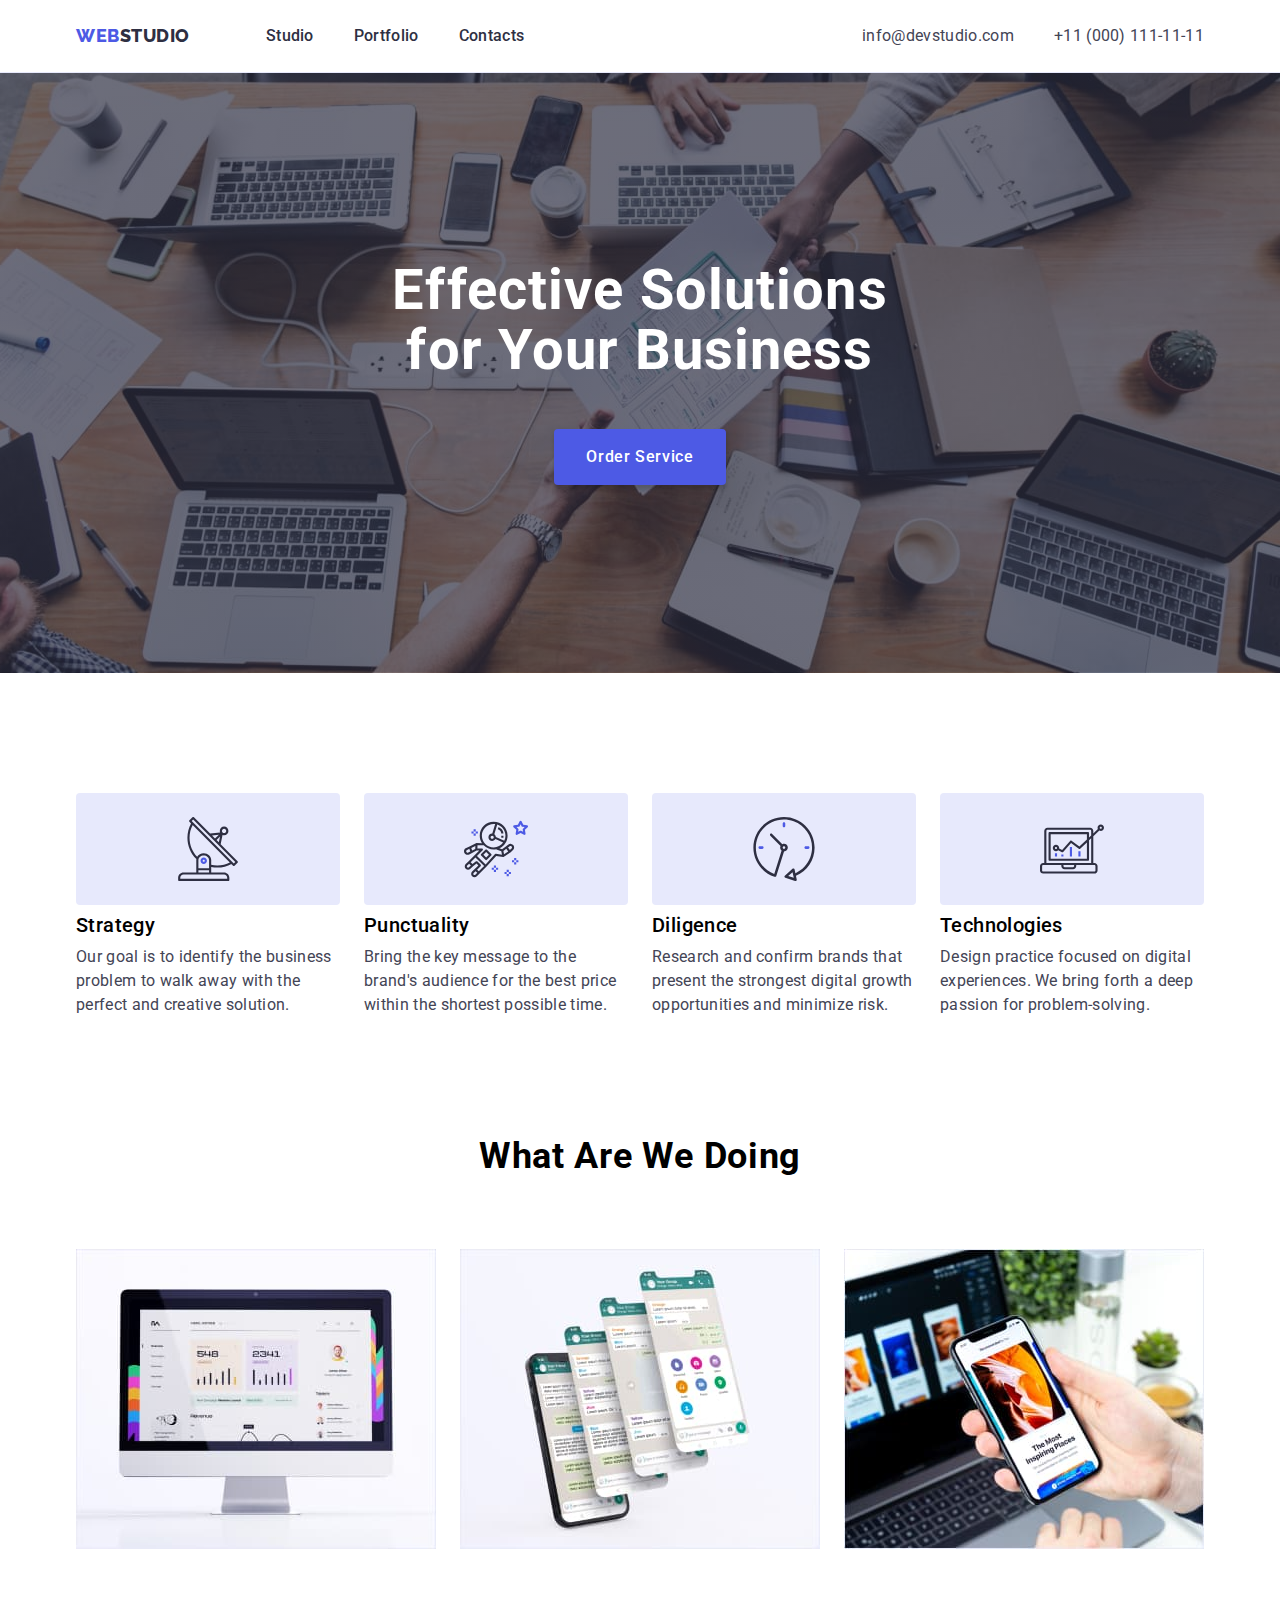
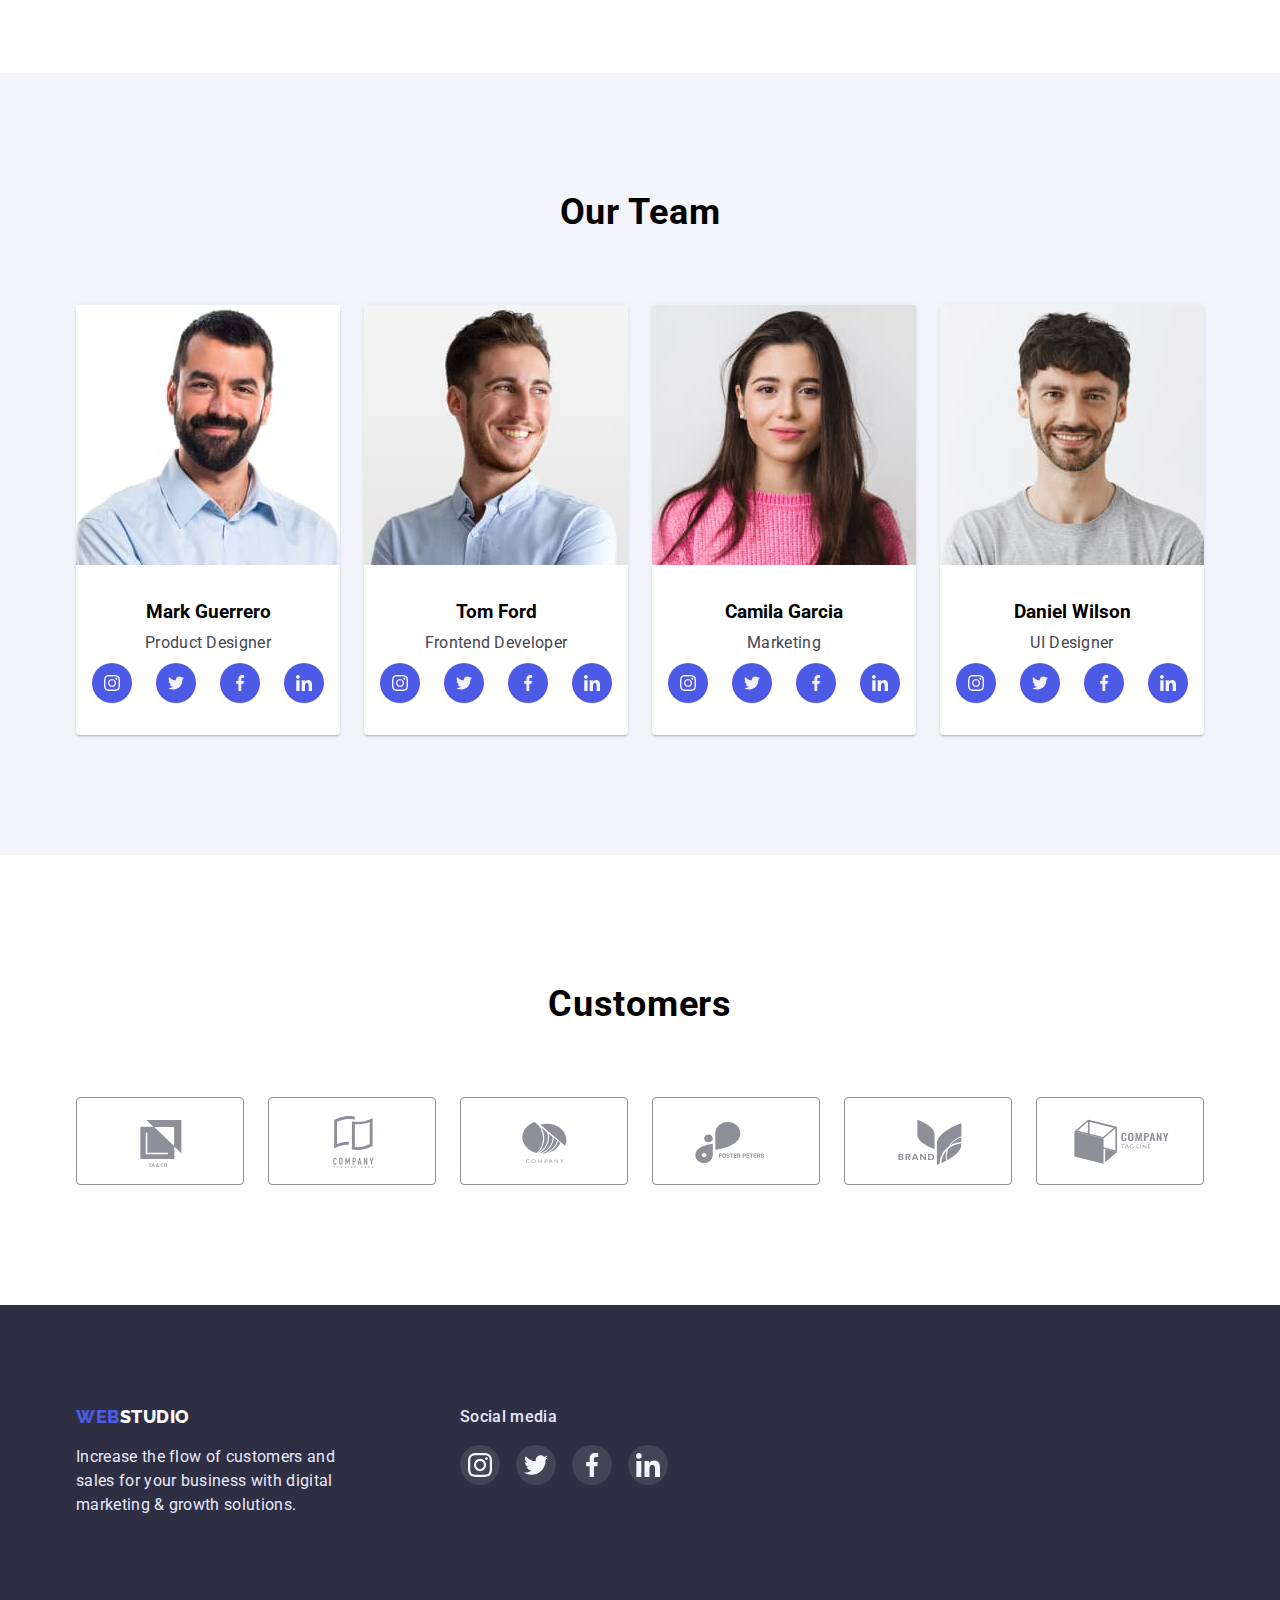
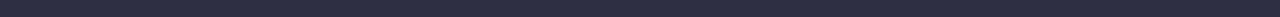
<file: index.html>
<!DOCTYPE html>
<html lang="en">

<head>
	<meta charset="UTF-8" />
	<meta http-equiv="X-UA-Compatible" content="IE=edge" />
	<meta name="viewport" content="width=device-width, initial-scale=1.0" />
	<title>WebStudio</title>
	<link rel="preconnect" href="https://fonts.googleapis.com" />
	<link rel="preconnect" href="https://fonts.gstatic.com" crossorigin />
	<link
		href="https://fonts.googleapis.com/css2?family=Raleway:wght@800&family=Roboto:wght@400;500;700;900&display=swap"
		rel="stylesheet" />
	<link rel="stylesheet" href="./css/modern-normalize.css">
	<link rel="stylesheet" href="./css/styles.css" />
</head>

<body>
	<!-- top-line -->
	<header class="header">
		<div class="container header-flex">
			<!-- Navigation -->

			<nav class="navigation-flex">
				<a href="./index.html" class="logo logo-marg"><span class="logo logo-web">Web</span>Studio</a>
				<ul class="navigation list menu-flex">
					<li class="navigation-list-item"><a href="./index.html" class="navigation-item">Studio</a></li>
					<li class="navigation-list-item"><a href="./portfolio.html" class="navigation-item">Portfolio</a>
					</li>
					<li class="navigation-list-item"><a href="" class="navigation-item">Contacts</a></li>
				</ul>
			</nav>


			<!-- Contacts -->

			<address class="contacts">
				<ul class="contacts-list list contacts-flex">
					<li class="contacts-list-item"><a href="mailto:info@devstudio.com"
							class="tell">info@devstudio.com</a></li>
					<li class="contacts-list-item"><a href="tel:+110001111111">+11 (000) 111-11-11</a></li>
				</ul>
			</address>
		</div>

	</header>

	<main>
		<!-- Hero -->
		<section class="hero">
			<div class="container">
				<h1 class="hero-title">Effective Solutions for Your Business</h1>
				<button type="button" class="button hero-btn">Order Service</button>
			</div>
		</section>

		<!-- Description -->
		<section class="description">
			<div class="container ">
				<h2 class="visually-hidden">Advantages</h2>
				<ul class="description-list list">
					<li class="description-list-item">
						<div class="descr-icon">
							<svg width="64px" height="64px">
								<use href="./images/icons.svg#icon-antenna"> </use>
							</svg>
						</div>
						<h3 class="descr-header">Strategy</h3>
						<p class="description-text">
							Our goal is to identify the business problem to walk away with the
							perfect and creative solution.
						</p>
					</li>
					<li class="description-list-item">
						<div class="descr-icon">
							<svg width="64px" height="64px">
								<use href="./images/icons.svg#icon-astronaut"> </use>
							</svg>
						</div>
						<h3 class="descr-header">Punctuality</h3>
						<p class="description-text">
							Bring the key message to the brand's audience for the best price
							within the shortest possible time.
						</p>
					</li>
					<li class="description-list-item">
						<div class="descr-icon">
							<svg width="64px" height="64px">
								<use href="./images/icons.svg#icon-clock"> </use>
							</svg>
						</div>
						<h3 class="descr-header">Diligence</h3>
						<p class="description-text">
							Research and confirm brands that present the strongest digital
							growth opportunities and minimize risk.
						</p>
					</li>
					<li class="description-list-item">
						<div class="descr-icon">
							<svg width="64px" height="64px">
								<use href="./images/icons.svg#icon-diagram"> </use>
							</svg>
						</div>
						<h3 class="descr-header">Technologies</h3>
						<p class="description-text">
							Design practice focused on digital experiences. We bring forth a
							deep passion for problem-solving.
						</p>
					</li>
				</ul>
			</div>
		</section>

		<!-- Images section -->
		<section>
			<div class="container ">
				<h2 class="secondary-header img-section-hdr">What are we doing</h2>
				<ul class="list img-list">
					<li class="img-list-item">
						<img src="./images/rectangle711.jpg" alt="PC monithor" width="360" />
					</li>
					<li class="img-list-item">
						<img src="./images/rectangle712.jpg" alt="Smartphone screen" width="360" />
					</li>
					<li class="img-list-item">
						<img src="./images/rectangle713.jpg" alt="hand holding a smartphone" width="360" />
					</li>
				</ul>
			</div>
		</section>
		<!-- Team section -->
		<section class="team-section">
			<div class="container ">
				<h2 class="secondary-header team-sect-hdr">Our Team</h2>
				<ul class="list team-cards-list">
					<li class="team-card">

						<img src="./images/img1.jpg" alt="Mark Guerrero Photo" width="264" />
						<h3 class="team-card-header">Mark Guerrero</h3>
						<p class="description-text">Product Designer</p>
						<ul class=" list social-media-list">
							<li class=" social-media-item"> <a href="" class="social-media-link"><svg width="16px"
										height="16px">
										<use href="./images/icons.svg#icon-instagram"></use>
									</svg></a></li>
							<li class=" social-media-item"> <a href="" class="social-media-link"><svg width="16px"
										height="16px">
										<use href="./images/icons.svg#icon-twitter"></use>
									</svg></a></li>
							<li class=" social-media-item"> <a href="" class="social-media-link"><svg width="16px"
										height="16px">
										<use href="./images/icons.svg#icon-facebook"></use>
									</svg></a></li>
							<li class=" social-media-item"> <a href="" class="social-media-link"><svg width="16px"
										height="16px">
										<use href="./images/icons.svg#icon-linkedin"></use>
									</svg></a></li>
						</ul>
					</li>
					<li class="team-card">
						<img src="./images/img4.jpg" alt="Tom Ford Photo" width="264" />
						<h3 class="team-card-header">Tom Ford</h3>
						<p class="description-text">Frontend Developer</p>
						<ul class=" list social-media-list">
							<li class=" social-media-item"> <a href="" class="social-media-link"><svg width="16px"
										height="16px">
										<use href="./images/icons.svg#icon-instagram"></use>
									</svg></a></li>
							<li class=" social-media-item"> <a href="" class="social-media-link"><svg width="16px"
										height="16px">
										<use href="./images/icons.svg#icon-twitter"></use>
									</svg></a></li>
							<li class=" social-media-item"> <a href="" class="social-media-link"><svg width="16px"
										height="16px">
										<use href="./images/icons.svg#icon-facebook"></use>
									</svg></a></li>
							<li class=" social-media-item"> <a href="" class="social-media-link"><svg width="16px"
										height="16px">
										<use href="./images/icons.svg#icon-linkedin"></use>
									</svg></a></li>
						</ul>
					</li>
					<li class="team-card">
						<img src="./images/img2.jpg" alt="Camila Garcia Photo" width="264" />
						<h3 class="team-card-header">Camila Garcia</h3>
						<p class="description-text">Marketing</p>
						<ul class=" list social-media-list">
							<li class=" social-media-item"> <a href="" class="social-media-link"><svg width="16px"
										height="16px">
										<use href="./images/icons.svg#icon-instagram"></use>
									</svg></a></li>
							<li class=" social-media-item"> <a href="" class="social-media-link"><svg width="16px"
										height="16px">
										<use href="./images/icons.svg#icon-twitter"></use>
									</svg></a></li>
							<li class=" social-media-item"> <a href="" class="social-media-link"><svg width="16px"
										height="16px">
										<use href="./images/icons.svg#icon-facebook"></use>
									</svg></a></li>
							<li class=" social-media-item"> <a href="" class="social-media-link"><svg width="16px"
										height="16px">
										<use href="./images/icons.svg#icon-linkedin"></use>
									</svg></a></li>
						</ul>
					</li>
					<li class="team-card">
						<img src="./images/img3.jpg" alt="Daniel Wilson Photo" width="264" />
						<h3 class="team-card-header">Daniel Wilson</h3>
						<p class="description-text">UI Designer</p>
						<ul class=" list social-media-list">
							<li class=" social-media-item"> <a href="" class="social-media-link"><svg width="16px"
										height="16px">
										<use href="./images/icons.svg#icon-instagram"></use>
									</svg></a></li>
							<li class=" social-media-item"> <a href="" class="social-media-link"><svg width="16px"
										height="16px">
										<use href="./images/icons.svg#icon-twitter"></use>
									</svg></a></li>
							<li class=" social-media-item"> <a href="" class="social-media-link"><svg width="16px"
										height="16px">
										<use href="./images/icons.svg#icon-facebook"></use>
									</svg></a></li>
							<li class=" social-media-item"> <a href="" class="social-media-link"><svg width="16px"
										height="16px">
										<use href="./images/icons.svg#icon-linkedin"></use>
									</svg></a></li>
						</ul>
					</li>
				</ul>
			</div>
		</section>

		<!-- Customers section -->
		<section class="customers-section">
			<div class="container ">
				<h2 class="customers-header secondary-header">Customers</h2>
				<ul class="customers-list list">
					<li class="customers-list-item">
						<a href="" class="customers-link"> <svg width="104px" height="56px" class="customers-icon">
								<use href="./images/icons.svg#icon-logo-one"></use>
							</svg></a>
					</li>
					<li class="customers-list-item">
						<a href="" class="customers-link"> <svg width="104px" height="56px" class="customers-icon">
								<use href="./images/icons.svg#icon-logo-two"></use>
							</svg></a>
					</li>
					<li class="customers-list-item">
						<a href="" class="customers-link"> <svg width="104px" height="56px" class="customers-icon">
								<use href="./images/icons.svg#icon-logo-three"></use>
							</svg></a>
					</li>
					<li class="customers-list-item">
						<a href="" class="customers-link"> <svg width="104px" height="56px" class="customers-icon">
								<use href="./images/icons.svg#icon-logo-four"></use>
							</svg></a>
					</li>
					<li class="customers-list-item">
						<a href="" class="customers-link"> <svg width="104px" height="56px" class="customers-icon">
								<use href="./images/icons.svg#icon-logo-five"></use>
							</svg></a>
					</li>
					<li class="customers-list-item">
						<a href="" class="customers-link"> <svg width="104px" height="56px" class="customers-icon">
								<use href="./images/icons.svg#icon-logo-six"></use>
							</svg></a>
					</li>
				</ul>
			</div>
		</section>
	</main>
	<!-- Bottom part -->
	<footer class="footer">
		<div class="container footer-flex">
			<div class="footer-right-part">
				<a href="./index.html" class="logo footer-logo"><span class="logo logo-web">Web</span>Studio</a>
				<p class="footer-text">
					Increase the flow of customers and sales for your business with
					digital marketing & growth solutions.
				</p>
			</div>
			<div>
				<p class="footer-text soc-med-header">Social media</p>
				<ul class=" list soc-med-list-footer">
					<li class=" social-media-item"> <a href="" class="social-media-link-footer"><svg width="24px"
								height="24px">
								<use href="./images/icons.svg#icon-instagram"></use>
							</svg></a></li>
					<li class=" social-media-item"> <a href="" class="social-media-link-footer"><svg width="24px"
								height="124x">
								<use href="./images/icons.svg#icon-twitter"></use>
							</svg></a></li>
					<li class=" social-media-item"> <a href="" class="social-media-link-footer"><svg width="24px"
								height="24px">
								<use href="./images/icons.svg#icon-facebook"></use>
							</svg></a></li>
					<li class=" social-media-item"> <a href="" class="social-media-link-footer"><svg width="24px"
								height="24px">
								<use href="./images/icons.svg#icon-linkedin"></use>
							</svg></a></li>
				</ul>
			</div>
		</div>
	</footer>
</body>

</html>
</file>
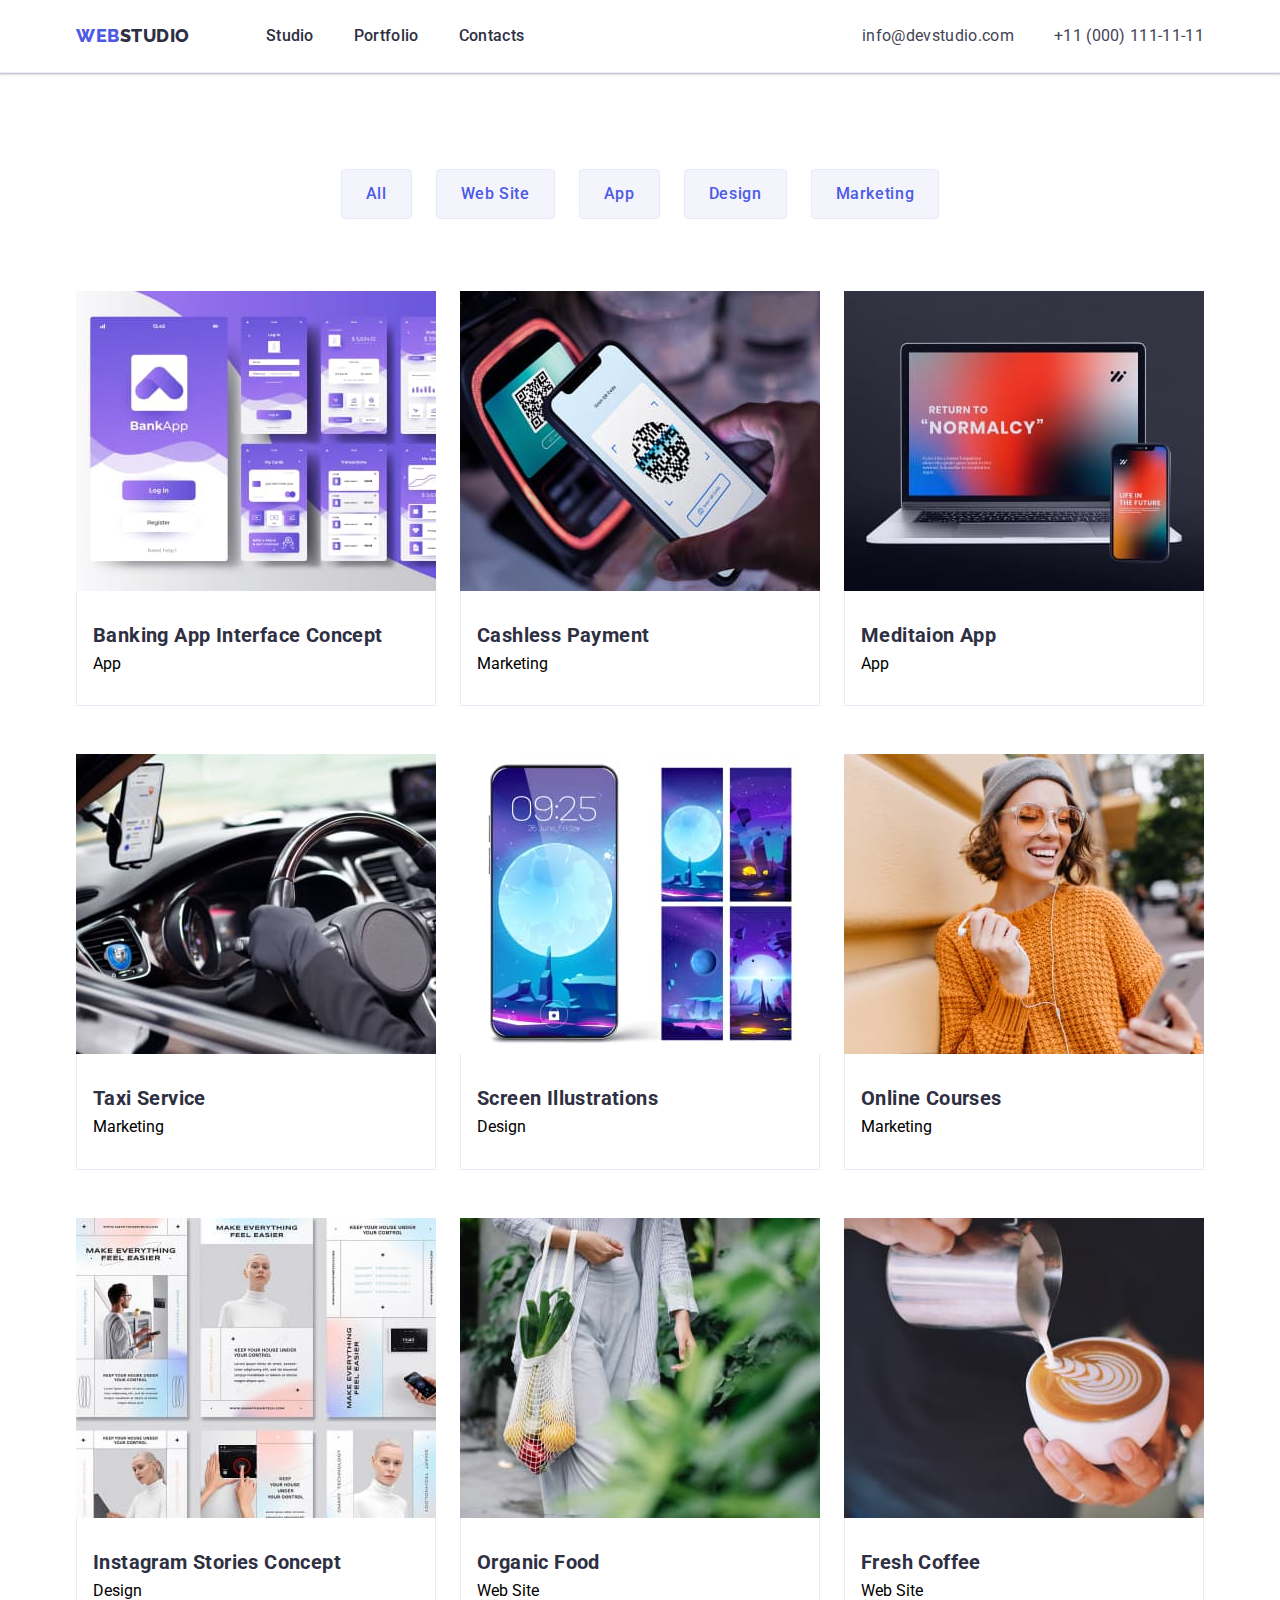
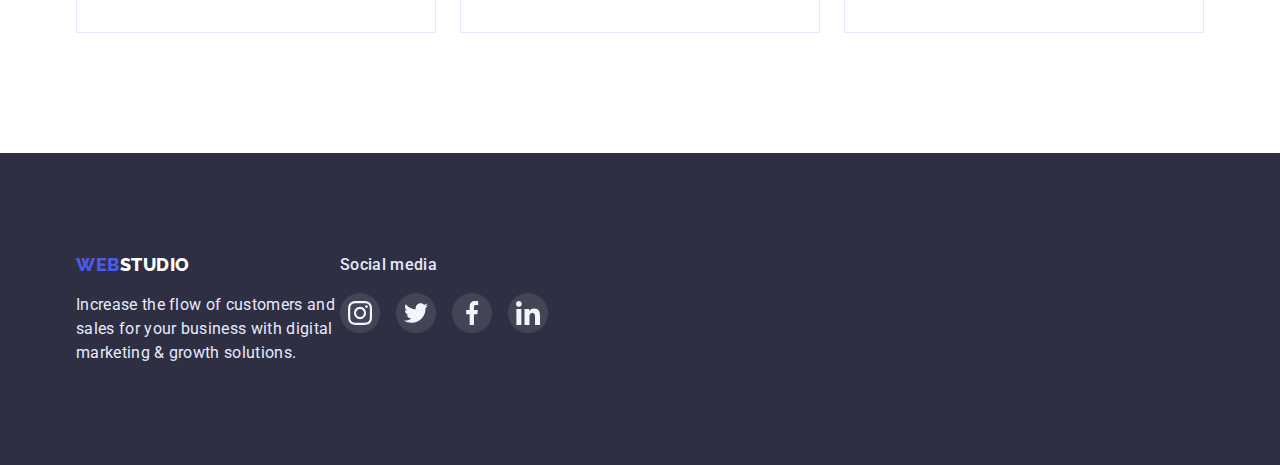
<file: portfolio.html>
<!DOCTYPE html>
<html lang="en">

<head>
	<meta charset="UTF-8" />
	<meta http-equiv="X-UA-Compatible" content="IE=edge" />
	<meta name="viewport" content="width=device-width, initial-scale=1.0" />
	<title>Portfolio</title>
	<link rel="preconnect" href="https://fonts.googleapis.com" />
	<link rel="preconnect" href="https://fonts.gstatic.com" crossorigin />
	<link
		href="https://fonts.googleapis.com/css2?family=Raleway:wght@800&family=Roboto:wght@400;500;700;900&display=swap"
		rel="stylesheet" />
	<link rel="stylesheet" href="./css/modern-normalize.css" />
	<link rel="stylesheet" href="./css/styles.css" />
</head>

<body>
	<!-- top-line -->
	<header class="header">
		<div class="container header-flex">
			<!-- Navigation -->

			<nav class="navigation-flex">
				<a href="./index.html" class="logo logo-marg"><span class="logo logo-web">Web</span>Studio</a>
				<ul class="navigation list menu-flex">
					<li class="navigation-list-item"><a href="./index.html" class="navigation-item">Studio</a></li>
					<li class="navigation-list-item"><a href="./portfolio.html" class="navigation-item">Portfolio</a>
					</li>
					<li class="navigation-list-item"><a href="" class="navigation-item">Contacts</a></li>
				</ul>
			</nav>


			<!-- Contacts -->

			<address class="contacts">
				<ul class="contacts-list list contacts-flex">
					<li class="contacts-list-item"><a href="mailto:info@devstudio.com"
							class="tell">info@devstudio.com</a>
					</li>
					<li class="contacts-list-item"><a href="tel:+110001111111">+11 (000) 111-11-11</a></li>
				</ul>
			</address>
		</div>

	</header>

	<main>

		<!-- Buttons -->
		<section class="portfolio">
			<div class="container">
				<h1 class="visually-hidden">Buttons</h1>
				<ul class="list buttons-flex">
					<li><button type="button" class="button button-filter">All</button></li>
					<li><button type="button" class="button button-filter">Web Site</button></li>
					<li><button type="button" class="button button-filter">App</button></li>
					<li><button type="button" class="button button-filter">Design</button></li>
					<li><button type="button" class="button button-filter">Marketing</button></li>
				</ul>

				<!-- Cards -->

				<ul class="list portfolio-cards-flex">
					<li class="portfolio-cards">
						<a href="">
							<img class="portf-cart-img" src="./images/img21.jpg" alt="Banking App Preview"
								width="360" />
							<div class="portf-card-futter">
								<h2 class="portf-card-header">Banking App Interface Concept</h2>
								<p class="portf-card-text">App</p>
							</div>
						</a>
					</li>
					<li class="portfolio-cards">
						<a href="">
							<img class="portf-cart-img" src="./images/img22.jpg" alt="Cashless Payment Preview"
								width="360" />
							<div class="portf-card-futter">
								<h2 class="portf-card-header">Cashless Payment</h2>
								<p class="portf-card-text">Marketing</p>
							</div>
						</a>
					</li>
					<li class="portfolio-cards">
						<a href="">
							<img class="portf-cart-img" src="./images/img23.jpg" alt="Meditaion App Preview"
								width="360" />
							<div class="portf-card-futter">
								<h2 class="portf-card-header">Meditaion App</h2>
								<p class="portf-card-text">App</p>
							</div>
						</a>

					</li>
					<li class="portfolio-cards">
						<a href="">
							<img class="portf-cart-img" src="./images/img24.jpg" alt="Taxi Service Preview"
								width="360" />
							<div class="portf-card-futter">
								<h2 class="portf-card-header">Taxi Service</h2>
								<p class="portf-card-text">Marketing</p>
							</div>
						</a>
					</li>
					<li class="portfolio-cards">
						<a href="">
							<img class="portf-cart-img" src="./images/img25.jpg" alt="Screen Illustrations Preview"
								width="360" />
							<div class="portf-card-futter">
								<h2 class="portf-card-header">Screen Illustrations</h2>
								<p class="portf-card-text">Design</p>
							</div>
						</a>
					</li>
					<li class="portfolio-cards">
						<a href="">
							<img class="portf-cart-img" src="./images/img26.jpg" alt="Online Courses Preview"
								width="360" />
							<div class="portf-card-futter">
								<h2 class="portf-card-header">Online Courses</h2>
								<p class="portf-card-text">Marketing</p>
							</div>
						</a>
					</li>
					<li class="portfolio-cards">
						<a href="">
							<img class="portf-cart-img" src="./images/img27.jpg" alt="Instagram Stories Concept"
								width="360" />
							<div class="portf-card-futter">
								<h2 class="portf-card-header">Instagram Stories Concept</h2>
								<p class="portf-card-text">Design</p>
							</div>
						</a>
					</li>
					<li class="portfolio-cards">
						<a href="">
							<img class="portf-cart-img" src="./images/img28.jpg" alt="Organic Food" width="360" />
							<div class="portf-card-futter">
								<h2 class="portf-card-header">Organic Food</h2>
								<p class="portf-card-text">Web Site</p>
							</div>
						</a>
					</li>
					<li class="portfolio-cards">
						<a href="">
							<img class="portf-cart-img" src="./images/img29.jpg" alt="Fresh Coffee" width="360" />
							<div class="portf-card-futter">
								<h2 class="portf-card-header">Fresh Coffee</h2>
								<p class="portf-card-text">Web Site</p>
							</div>
						</a>
					</li>
				</ul>
			</div>
		</section>
	</main>
	<footer class="footer">
		<div class="container footer-flex">
			<div>
				<a href="./index.html" class="logo footer-logo"><span class="logo logo-web">Web</span>Studio</a>
				<p class="footer-text">
					Increase the flow of customers and sales for your business with
					digital marketing & growth solutions.
				</p>
			</div>
			<div>
				<p class="footer-text soc-med-header">Social media</p>
				<ul class=" list soc-med-list-footer">
					<li class=" social-media-item"> <a href="" class="social-media-link-footer"><svg width="24px"
								height="24px">
								<use href="./images/icons.svg#icon-instagram"></use>
							</svg></a></li>
					<li class=" social-media-item"> <a href="" class="social-media-link-footer"><svg width="24px"
								height="124x">
								<use href="./images/icons.svg#icon-twitter"></use>
							</svg></a></li>
					<li class=" social-media-item"> <a href="" class="social-media-link-footer"><svg width="24px"
								height="24px">
								<use href="./images/icons.svg#icon-facebook"></use>
							</svg></a></li>
					<li class=" social-media-item"> <a href="" class="social-media-link-footer"><svg width="24px"
								height="24px">
								<use href="./images/icons.svg#icon-linkedin"></use>
							</svg></a></li>
				</ul>
			</div>
		</div>
	</footer>
</body>

</html>
</file>
<file: css/styles.css>
:root {
	--text-color: #434455;
	--primary-color: #4d5ae5;
	--active-color: #404bbf;
	--white-color: #ffffff;
	--accent-fill-color: #f4f4fd;
	--accent-color: #e7e9fc;
	--common-color: #2e2f42;
}

body {
	font-family: "Roboto", sans-serif;
	background-color: #ffffff;
}

.visually-hidden {
	position: absolute;
	width: 1px;
	height: 1px;
	margin: -1px;
	border: 0;
	padding: 0;

	white-space: nowrap;
	clip-path: inset(100%);
	clip: rect(0 0 0 0);
	overflow: hidden;
}

h1,
h2,
h3,
h4,
p {
	margin: 0;
}

ul {
	padding-left: 0;
	margin: 0;
}

.list {
	list-style: none;
	margin-left: 0;
}

.container {
	width: 1158px;
	margin: 0 auto;
	padding: 0 15px;
}

.button {
	font-family: inherit;
	font-weight: 500;
	font-size: 16px;
	line-height: 1.5;

	text-align: center;
	letter-spacing: 0.04em;

	cursor: pointer;
}

.header {
	border-bottom: 1px solid var(--accent-color);
	padding-top: 24px;
	padding-bottom: 24px;
	box-shadow: 0px 2px 1px rgba(46, 47, 66, 0.08), 0px 1px 1px rgba(46, 47, 66, 0.16), 0px 1px 6px rgba(46, 47, 66, 0.08);
	;
}

.logo {
	font-family: "Raleway";
	font-weight: 800;
	font-size: 18px;
	line-height: 1.33;
	align-items: center;
	letter-spacing: 0.03em;
	text-transform: uppercase;
	text-decoration: none;
	color: var(--common-color);
}

.logo-web {
	color: var(--primary-color);
}

.logo:hover,
.logo:focus {
	color: var(--active-color);
}

/* -------Navigation-------- */
.navigation .navigation-item {
	font-weight: 500;
	font-size: 16px;
	line-height: 1.5;
	letter-spacing: 0.02em;
	text-decoration: none;
	color: var(--common-color);
}

.navigation .navigation-item:hover,
.navigation .navigation-item:focus {
	color: var(--active-color);
}

.menu-flex {
	display: flex;

}

.navigation-flex {
	display: flex;
	align-items: center;
}

.navigation-list-item:not(:last-child) {
	margin-right: 40px;
}

a.logo-marg {
	margin-right: 76px;
}

/* -------Contacts-------- */
.contacts .contacts-list-item>a {
	font-style: normal;
	text-decoration: none;
	color: var(--text-color);
	font-size: 16px;
	line-height: 1.5;
	letter-spacing: 0.02em;
}

.contacts {
	margin-left: auto;
}

.contacts .contacts-list-item>a:hover,
.contacts .contacts-list-item>a:focus {
	color: var(--active-color);
}

.contacts-flex {
	display: flex;
	gap: 40px;
	justify-content: flex-end;
}

.header-flex {
	display: flex;
}

/* -------Hero-------- */
.hero {
	padding: 188px 0px;
	margin-left: auto;
	margin-right: auto;
	background-color: var(--common-color);
	text-align: center;
	background-image: linear-gradient(rgba(46, 47, 66, 0.7), rgba(46, 47, 66, 0.7)), url(../images/people-office.jpg);
	background-repeat: no-repeat;
	background-position: center;
	background-size: cover;
	max-width: 1440px;

}

.hero-title {
	font-size: 56px;
	line-height: 1.07;

	letter-spacing: 0.02em;
	color: var(--white-color);
	width: 496px;
	margin: 0px auto;
	margin-bottom: 48px;
	padding: 0;
}

.hero-btn {
	padding: 16px 32px;
	border: none;
	margin: 0 auto;
	background: var(--primary-color);
	box-shadow: 0px 4px 4px rgba(0, 0, 0, 0.15);
	border-radius: 4px;
	color: var(--white-color);
}

.hero-btn:hover,
.hero-btn:focus {
	background-color: var(--active-color);
}

/* -------Descr-------- */
.description {
	padding-top: 120px;
	padding-bottom: 120px;
}

.description-list {
	display: flex;
	gap: 24px;
}

.descr-icon {
	display: flex;
	justify-content: center;
	align-items: center;
	border-radius: 4px;
	background: var(--accent-color);
	flex-grow: 1;
	width: 264px;
	height: 112px;
	margin-bottom: 8px;
}

.descr-header {
	font-weight: 500;
	font-size: 20px;
	line-height: 1.2;
	letter-spacing: 0.02em;
	margin-bottom: 8px;
}

.description-text {
	font-weight: 400;
	font-size: 16px;
	line-height: 1.5;
	letter-spacing: 0.02em;
	color: var(--text-color);
	width: 264px;
}

/* -------images section-------- */
.secondary-header {
	font-weight: 700;
	font-size: 36px;
	line-height: 1.11;

	text-align: center;
	letter-spacing: 0.02em;
	text-transform: capitalize;
}

.img-section-hdr {
	margin-bottom: 72px;
}

.img-list {
	display: flex;
	gap: 24px;
}

.img-list-item {
	width: calc((100% - 48px) / 3);
	display: block;
	max-width: 100%;
	height: auto;

}

/* -------team section-------- */
.team-section {
	background-color: var(--accent-fill-color);
	margin-top: 120px;
	padding-top: 120px;
	padding-bottom: 120px;
}

.team-sect-hdr {
	margin-bottom: 72px;
}

.team-cards-list {
	display: flex;
	gap: 24px;
}

.team-card {
	width: 264px;
	background: var(--white-color);
	box-shadow: 0px 1px 6px rgba(46, 47, 66, 0.08),
		0px 1px 1px rgba(46, 47, 66, 0.16), 0px 2px 1px rgba(46, 47, 66, 0.08);

	text-align: center;
	border-radius: 0px 0px 4px 4px;
	padding-bottom: 32px;
}

.social-media-list {
	display: flex;
	gap: 24px;
	padding: 0px 16px 0px 16px;
	justify-content: center;
	margin-top: 8px;
}

.social-media-item {
	width: 40px;
	height: 40px;
}

.social-media-link {
	display: flex;
	justify-content: center;
	align-items: center;
	width: 100%;
	height: 100%;
	background-color: var(--primary-color);
	border-radius: 50%;
}

.social-media-link:is(:hover, :focus) {
	background-color: var(--active-color);

}

.team-card-header {
	margin-top: 32px;
	margin-bottom: 8px;
}

/* -------customers section-------- */
.customers-section {
	padding-top: 130px;
	padding-bottom: 120px;
}

.customers-list {
	display: flex;
	gap: 24px;
	margin-top: 72px;
}

.customers-list-item {
	width: 168px;
	height: 88px;

}

.customers-link {
	display: flex;
	justify-content: center;
	align-items: center;
	width: 100%;
	height: 100%;
	color: #8E8F99;
	border-radius: 4px;
	border: 1px solid #8E8F99;

}

.customers-icon {
	fill: currentColor;
}

.customers-link:is(:hover, :focus) {
	border-color: var(--active-color);
}

.customers-link:is(:hover, :focus) .customers-icon {
	fill: var(--active-color);
}

.portfolio {
	padding-bottom: 120px;
	padding-top: 96px;
}

/* -------Portfolio-Buttons------- */
.button-filter {
	padding: 12px 24px;
	background: var(--accent-fill-color);
	border: 1px solid var(--accent-color);
	border-radius: 4px;
	color: var(--primary-color);
}

.button-filter:hover,
.button-filter:focus {
	background-color: var(--active-color);
	box-shadow: 0px 3px 1px rgba(0, 0, 0, 0.1), 0px 2px 1px rgba(0, 0, 0, 0.08),
		0px 2px 2px rgba(0, 0, 0, 0.12);
	color: var(--white-color);
	border-color: transparent;
}

.buttons-flex {
	display: flex;
	justify-content: center;
	gap: 24px;
	margin-bottom: 72px;
}

/* -------Portfolio-cards------- */
.portfolio-cards {
	background: #ffffff;
	width: calc((100% - 48px) / 3);
}



.portf-cart-img {
	display: block;
	max-width: 100%;
	height: auto;
}

.portfolio-cards>a {
	text-decoration: none;
	color: inherit;
	display: block;
}

.portfolio-cards>a:is(:hover, :focus) {
	box-shadow: 0px 1px 6px rgba(46, 47, 66, 0.08),
		0px 1px 1px rgba(46, 47, 66, 0.16),
		0px 2px 1px rgba(46, 47, 66, 0.08);
}

.portfolio-cards-flex {
	display: flex;
	flex-wrap: wrap;
	row-gap: 48px;
	column-gap: 24px;
}

.portf-card-header {
	font-size: 20px;
	line-height: 1.2;
	letter-spacing: 0.02em;
	color: var(--common-color);
	margin-bottom: 8px;
}

.portf-card-futter {
	padding: 32px 16px;
	border: 1px solid #e7e9fc;
	border-top: 0;
}

/* -------footer------- */
.footer {
	background-color: var(--common-color);
	padding-top: 100px;
	padding-bottom: 100px;

}

.footer-flex {
	display: flex;

}

.footer-logo {
	color: var(--white-color);
}

.footer-text {
	font-weight: 400;
	font-size: 16px;
	line-height: 1.5;
	letter-spacing: 0.02em;
	margin-top: 16px;
	color: var(--accent-color);
	width: 264px;

}

.footer-right-part {
	margin-right: 120px;
}

.soc-med-header {
	font-weight: 500;
	margin-bottom: 16px;
	margin-top: 0px;
}

.soc-med-list-footer {
	display: flex;
	gap: 16px;
}

.social-media-item {
	width: 40px;
	height: 40px;
}

.social-media-link-footer {
	display: flex;
	justify-content: center;
	align-items: center;
	width: 100%;
	height: 100%;
	background-color: rgba(255, 255, 255, 0.1);
	border-radius: 50%;
}

.social-media-link-footer:is(:hover, :focus) {
	background-color: #31D0AA;
}
</file>
